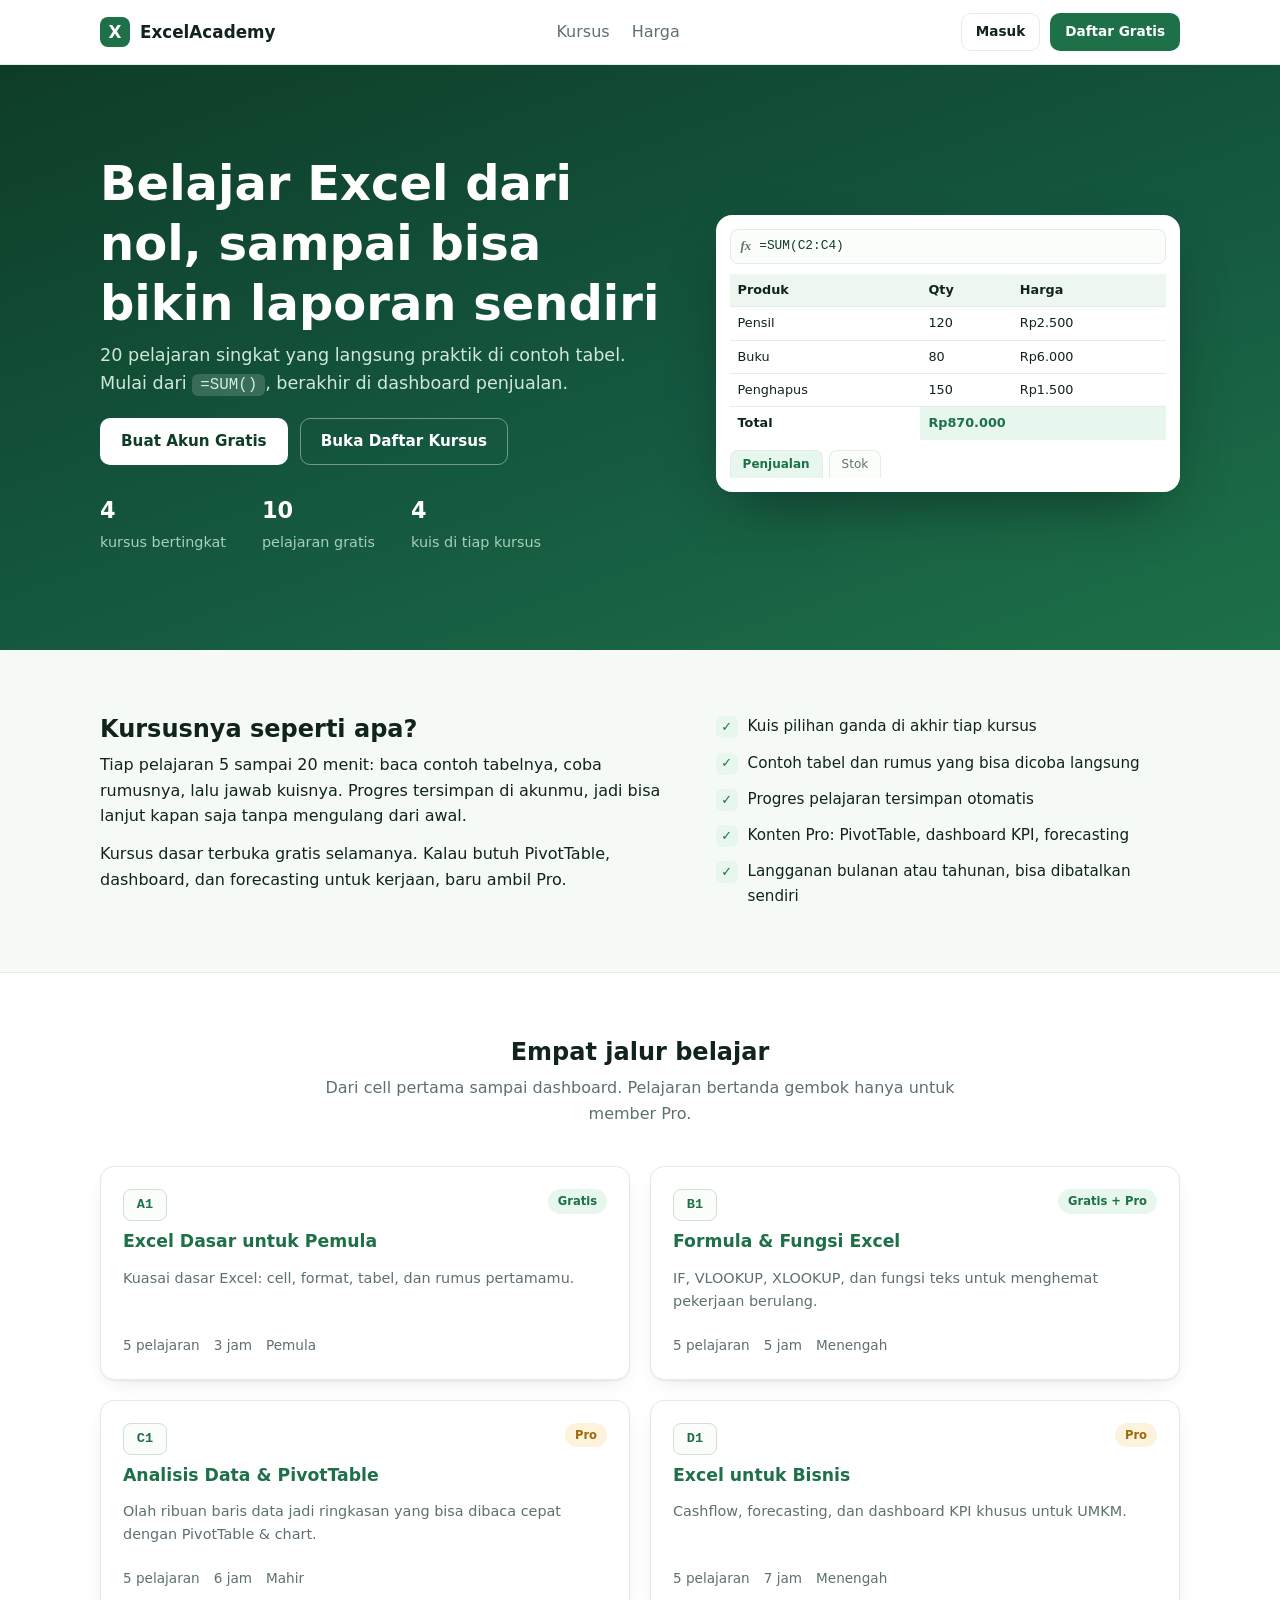
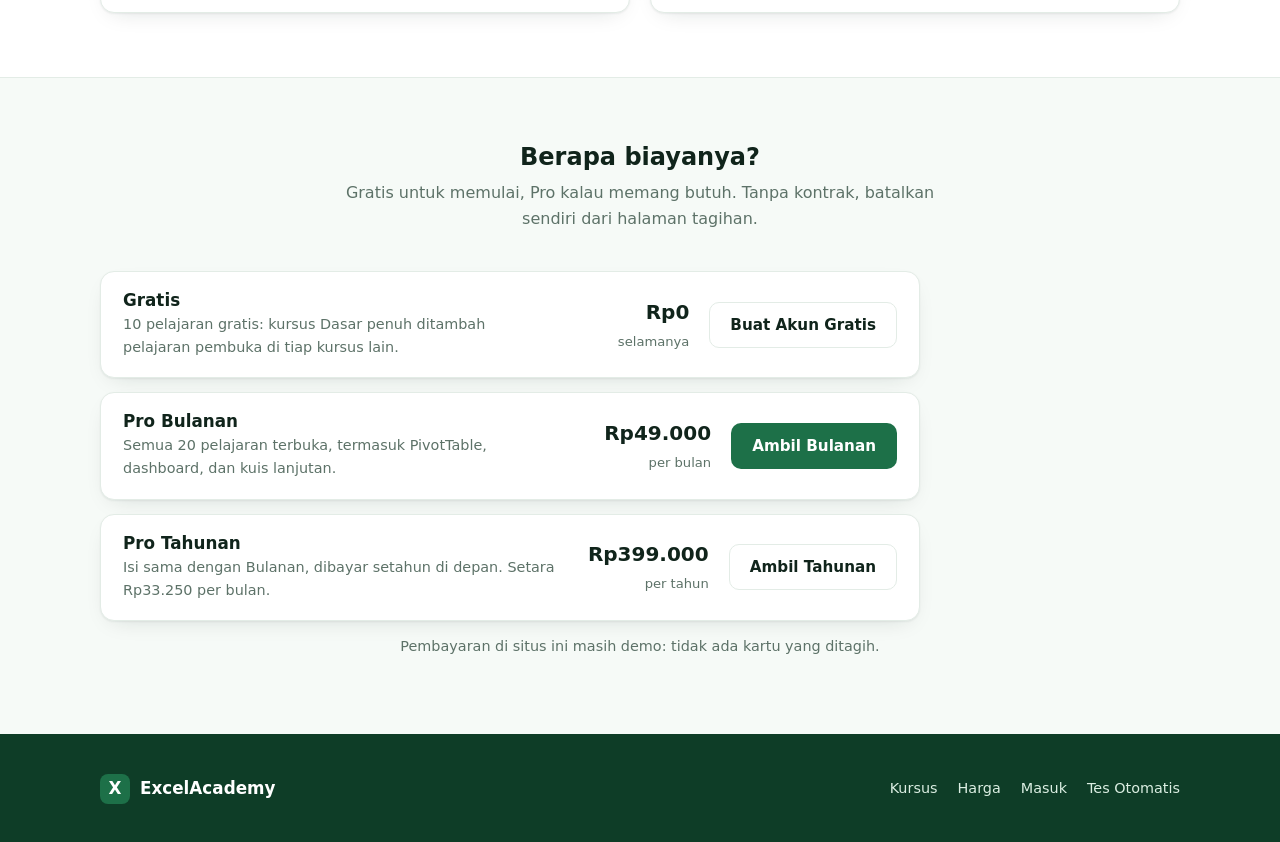
<file: index.html>
<!DOCTYPE html>
<html lang="id">
<head>
<meta charset="UTF-8">
<meta name="viewport" content="width=device-width, initial-scale=1.0">
<title>ExcelAcademy · Belajar Excel dari Nol</title>
<link rel="stylesheet" href="css/style.css">
</head>
<body>

<header class="nav" id="nav"></header>

<section class="hero">
  <div class="container hero-grid">
    <div>
      <h1>Belajar Excel dari nol, sampai bisa bikin laporan sendiri</h1>
      <p class="lead">20 pelajaran singkat yang langsung praktik di contoh tabel. Mulai dari <code class="hero-code">=SUM()</code>, berakhir di dashboard penjualan.</p>
      <div style="display:flex;gap:12px;flex-wrap:wrap;margin-top:20px">
        <a class="btn btn-light" href="login.html?tab=daftar">Buat Akun Gratis</a>
        <a class="btn btn-ghost" style="color:#fff;border-color:rgba(255,255,255,.4)" href="courses.html">Buka Daftar Kursus</a>
      </div>
      <div class="stats">
        <div><b>4</b><span>kursus bertingkat</span></div>
        <div><b>10</b><span>pelajaran gratis</span></div>
        <div><b>4</b><span>kuis di tiap kursus</span></div>
      </div>
    </div>
    <div class="mockup">
      <div class="fx-bar"><span class="fx">fx</span><span class="formula">=SUM(C2:C4)</span></div>
      <table class="mock">
        <tr><th>Produk</th><th>Qty</th><th>Harga</th></tr>
        <tr><td>Pensil</td><td>120</td><td>Rp2.500</td></tr>
        <tr><td>Buku</td><td>80</td><td>Rp6.000</td></tr>
        <tr><td>Penghapus</td><td>150</td><td>Rp1.500</td></tr>
        <tr><td><b>Total</b></td><td colspan="2" class="hl">Rp870.000</td></tr>
      </table>
      <div class="sheet-tabs"><span class="on">Penjualan</span><span>Stok</span></div>
    </div>
  </div>
</section>

<section>
  <div class="container split">
    <div>
      <h2>Kursusnya seperti apa?</h2>
      <p>Tiap pelajaran 5 sampai 20 menit: baca contoh tabelnya, coba rumusnya, lalu jawab kuisnya. Progres tersimpan di akunmu, jadi bisa lanjut kapan saja tanpa mengulang dari awal.</p>
      <p>Kursus dasar terbuka gratis selamanya. Kalau butuh PivotTable, dashboard, dan forecasting untuk kerjaan, baru ambil Pro.</p>
    </div>
    <ul class="checklist">
      <li>Kuis pilihan ganda di akhir tiap kursus</li>
      <li>Contoh tabel dan rumus yang bisa dicoba langsung</li>
      <li>Progres pelajaran tersimpan otomatis</li>
      <li>Konten Pro: PivotTable, dashboard KPI, forecasting</li>
      <li>Langganan bulanan atau tahunan, bisa dibatalkan sendiri</li>
    </ul>
  </div>
</section>

<section style="background:#fff;border-top:1px solid var(--line);border-bottom:1px solid var(--line)">
  <div class="container">
    <div class="section-head">
      <h2>Empat jalur belajar</h2>
      <p>Dari cell pertama sampai dashboard. Pelajaran bertanda gembok hanya untuk member Pro.</p>
    </div>
    <div class="grid grid-2" id="courseGrid"></div>
  </div>
</section>

<section id="harga">
  <div class="container">
    <div class="section-head">
      <h2>Berapa biayanya?</h2>
      <p>Gratis untuk memulai, Pro kalau memang butuh. Tanpa kontrak, batalkan sendiri dari halaman tagihan.</p>
    </div>
    <div class="plans">
      <div class="planrow">
        <div class="planrow-info"><h3>Gratis</h3><p>10 pelajaran gratis: kursus Dasar penuh ditambah pelajaran pembuka di tiap kursus lain.</p></div>
        <div class="planrow-price"><b>Rp0</b><span>selamanya</span></div>
        <a class="btn btn-ghost" href="login.html?tab=daftar" data-plan>Buat Akun Gratis</a>
      </div>
      <div class="planrow">
        <div class="planrow-info"><h3>Pro Bulanan</h3><p>Semua 20 pelajaran terbuka, termasuk PivotTable, dashboard, dan kuis lanjutan.</p></div>
        <div class="planrow-price"><b>Rp49.000</b><span>per bulan</span></div>
        <a class="btn btn-primary" href="login.html?tab=daftar" data-plan>Ambil Bulanan</a>
      </div>
      <div class="planrow">
        <div class="planrow-info"><h3>Pro Tahunan</h3><p>Isi sama dengan Bulanan, dibayar setahun di depan. Setara Rp33.250 per bulan.</p></div>
        <div class="planrow-price"><b>Rp399.000</b><span>per tahun</span></div>
        <a class="btn btn-ghost" href="login.html?tab=daftar" data-plan>Ambil Tahunan</a>
      </div>
    </div>
    <p class="muted center" style="margin-top:14px;font-size:.9rem">Pembayaran di situs ini masih demo: tidak ada kartu yang ditagih.</p>
  </div>
</section>

<footer class="footer">
  <div class="container footer-row">
    <div class="brand"><span class="brand-ico">X</span> ExcelAcademy</div>
    <nav class="footer-nav"><a href="courses.html">Kursus</a><a href="index.html#harga">Harga</a><a href="login.html">Masuk</a><a href="tests.html">Tes Otomatis</a></nav>
  </div>
</footer>

<script src="js/data.js"></script>
<script src="js/app.js"></script>
<script>
  const u = currentUser();
  document.getElementById('courseGrid').innerHTML = COURSES.slice(0, 4).map((c, i) => `
    <a class="card course-card" href="courses.html">
      <div style="display:flex;justify-content:space-between;align-items:flex-start">
        <span class="celltag">${String.fromCharCode(65 + i)}1</span>
        <span class="badge ${c.tag === 'Pro' ? 'badge-amber' : 'badge-green'}">${c.tag}</span>
      </div>
      <h3>${esc(c.title)}</h3>
      <p>${esc(c.desc)}</p>
      <div class="course-meta"><span>${c.lessons.length} pelajaran</span><span>${c.hours} jam</span><span>${c.level}</span></div>
    </a>`).join('');
  // sudah login → tombol harga menuju billing
  if (u) document.querySelectorAll('[data-plan]').forEach(a => a.href = 'billing.html');
</script>
</body>
</html>
</file>
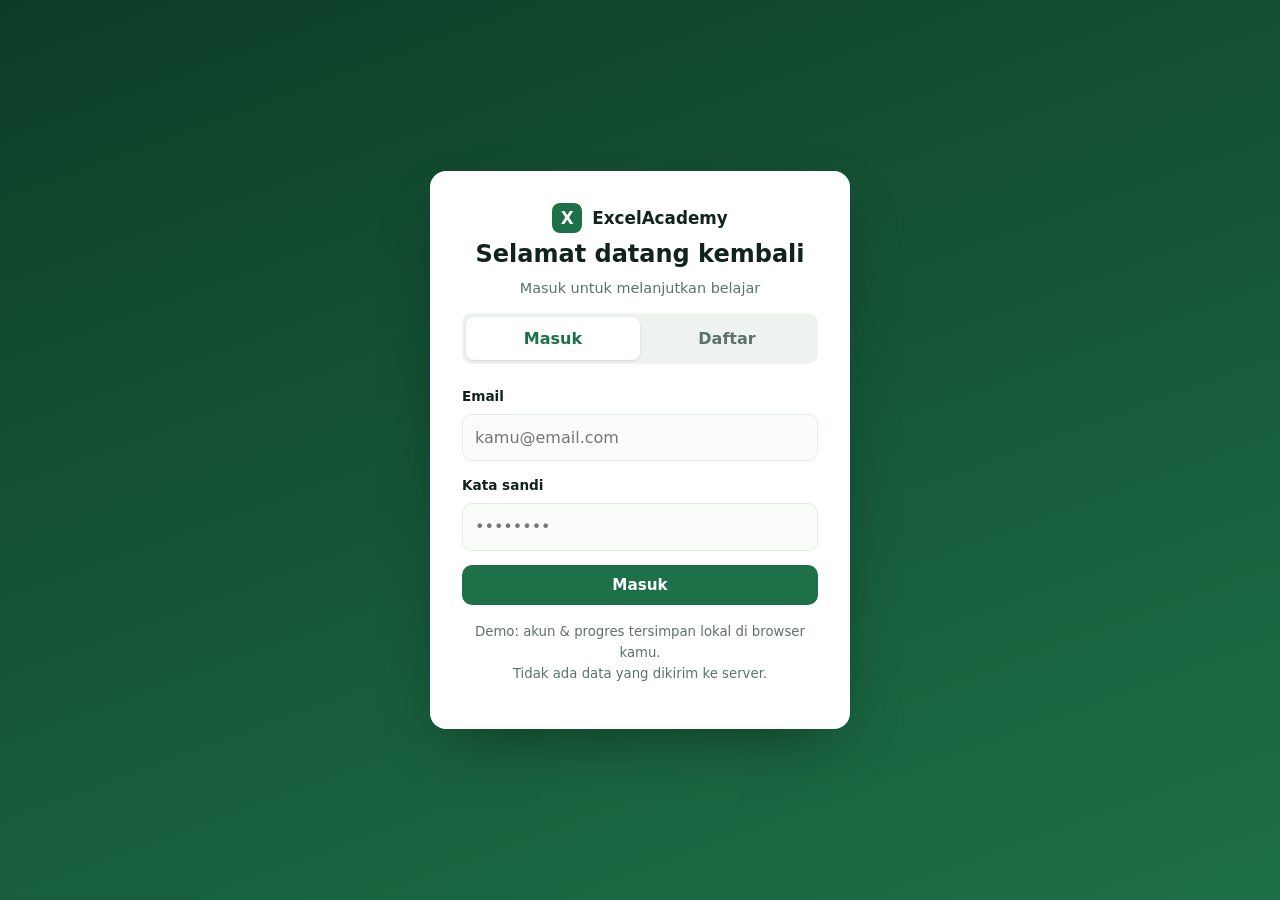
<file: billing.html>
<!DOCTYPE html>
<html lang="id">
<head>
<meta charset="UTF-8">
<meta name="viewport" content="width=device-width, initial-scale=1.0">
<title>Tagihan &amp; Paket · ExcelAcademy</title>
<link rel="stylesheet" href="css/style.css">
</head>
<body>
<div class="app">
  <aside class="side" id="side"></aside>
  <main class="main">
    <div class="page-title"><h1>Tagihan &amp; Paket</h1></div>

    <div class="card" id="current" style="margin-bottom:28px"></div>

    <h2>Ganti Paket</h2>
    <div class="plans" id="plans"></div>
  </main>
</div>

<!-- modal pembayaran -->
<div class="modal" id="payModal">
  <div class="modal-card">
    <h3>Bayar <span id="payPlanName"></span></h3>
    <p class="muted" id="payPlanPrice" style="margin-top:-6px"></p>
    <div class="form-err" id="payErr"></div>
    <form id="payForm" novalidate>
      <div class="field"><label for="ccName">Nama di kartu</label><input id="ccName" placeholder="BUDI SANTOSO" required></div>
      <div class="field"><label for="ccNum">Nomor kartu</label><input id="ccNum" inputmode="numeric" placeholder="4242 4242 4242 4242" maxlength="19" required></div>
      <div style="display:grid;grid-template-columns:1fr 1fr;gap:12px">
        <div class="field"><label for="ccExp">Berlaku (MM/YY)</label><input id="ccExp" placeholder="12/28" maxlength="5" required></div>
        <div class="field"><label for="ccCvv">CVV</label><input id="ccCvv" inputmode="numeric" placeholder="123" maxlength="4" required></div>
      </div>
      <div style="display:flex;gap:10px;margin-top:6px">
        <button type="button" class="btn btn-ghost" id="payCancel">Batal</button>
        <button type="submit" class="btn btn-primary btn-block">Bayar Sekarang</button>
      </div>
    </form>
    <p class="auth-note">Demo: tidak ada pemrosesan pembayaran sungguhan.</p>
  </div>
</div>

<script src="js/data.js"></script>
<script src="js/app.js"></script>
<script>
(function(){
  if (!requireAuth()) return;
  renderSide('billing');

  let pendingPlan = null;

  function render(){
    const u = currentUser();
    renderSide('billing'); // planbox dirender ulang agar status selalu terbaru

    document.getElementById('current').innerHTML = `
      <div style="display:flex;justify-content:space-between;align-items:center;gap:16px;flex-wrap:wrap">
        <div>
          <b style="font-size:1.1rem">Paket saat ini: ${esc(planName(u))}</b>
          <div class="muted" style="font-size:.9rem">
            ${isPro(u) ? 'Aktif · berlaku hingga ' + fmtDate(u.planEx) : 'Akses kursus dasar. Upgrade untuk membuka semua ' + COURSES.reduce((a, c) => a + c.lessons.filter(l => l.pro).length, 0) + ' pelajaran Pro.'}
          </div>
        </div>
        ${isPro(u) ? '<button class="btn btn-danger btn-sm" id="cancelBtn">Batalkan Langganan</button>' : ''}
      </div>`;

    document.getElementById('plans').innerHTML = Object.values(Plans).map(p => {
      const active = (p.id === 'free') ? !isPro(u) : (isPro(u) && u.plan === p.id);
      const proCount = COURSES.reduce((a, c) => a + c.lessons.filter(l => l.pro).length, 0);
      return `
      <div class="planrow">
        <div class="planrow-info">
          <h3>${p.name}</h3>
          <p>${p.id === 'free'
            ? 'Kursus Dasar penuh ditambah pelajaran pembuka di tiap kursus lain.'
            : 'Semua 20 pelajaran terbuka, termasuk ' + proCount + ' pelajaran Pro.'}</p>
        </div>
        <div class="planrow-price"><b>${fmtIDR(p.price)}</b><span>${p.per}</span></div>
        ${p.id === 'free'
          ? `<button class="btn btn-ghost" disabled>${active ? 'Paket Saat Ini' : 'Default'}</button>`
          : `<button class="btn ${active ? 'btn-ghost' : 'btn-primary'}" data-buy="${p.id}" ${active ? 'disabled' : ''}>${active ? 'Aktif' : 'Bayar ' + fmtIDR(p.price)}</button>`}
      </div>`;
    }).join('');

    document.querySelectorAll('[data-buy]').forEach(b => b.onclick = () => openPay(b.dataset.buy));
    const cb = document.getElementById('cancelBtn');
    if (cb) cb.onclick = () => {
      if (confirm('Yakin batalkan langganan Pro?')) { cancelSub(); toast('Langganan dibatalkan. Kembali ke paket Gratis.'); render(); }
    };
  }

  const modal = document.getElementById('payModal');
  function openPay(planId){
    pendingPlan = planId;
    document.getElementById('payPlanName').textContent = Plans[planId].name;
    document.getElementById('payPlanPrice').textContent = fmtIDR(Plans[planId].price) + ' ' + Plans[planId].per;
    document.getElementById('payErr').classList.remove('show');
    document.getElementById('payForm').reset();
    modal.classList.add('show');
  }
  document.getElementById('payCancel').onclick = () => modal.classList.remove('show');
  modal.onclick = e => { if (e.target === modal) modal.classList.remove('show'); };

  document.getElementById('ccNum').addEventListener('input', e => {
    e.target.value = e.target.value.replace(/\D/g, '').slice(0, 16).replace(/(\d{4})(?=\d)/g, '$1 ');
  });

  document.getElementById('payForm').onsubmit = e => {
    e.preventDefault();
    const err = document.getElementById('payErr');
    const num = document.getElementById('ccNum').value.replace(/\s/g, '');
    const exp = document.getElementById('ccExp').value;
    const cvv = document.getElementById('ccCvv').value;
    const name = document.getElementById('ccName').value.trim();
    if (name.length < 2) return fail('Nama di kartu tidak valid.');
    if (!/^\d{16}$/.test(num)) return fail('Nomor kartu harus 16 digit.');
    if (!/^(0[1-9]|1[0-2])\/\d{2}$/.test(exp)) return fail('Format tanggal: MM/YY.');
    if (!/^\d{3,4}$/.test(cvv)) return fail('CVV harus 3–4 digit.');
    subscribe(pendingPlan);
    modal.classList.remove('show');
    toast('Pembayaran diterima. Semua pelajaran Pro sekarang terbuka.');
    render();

    function fail(msg){ err.textContent = msg; err.classList.add('show'); }
  };

  render();
})();
</script>
</body>
</html>
</file>
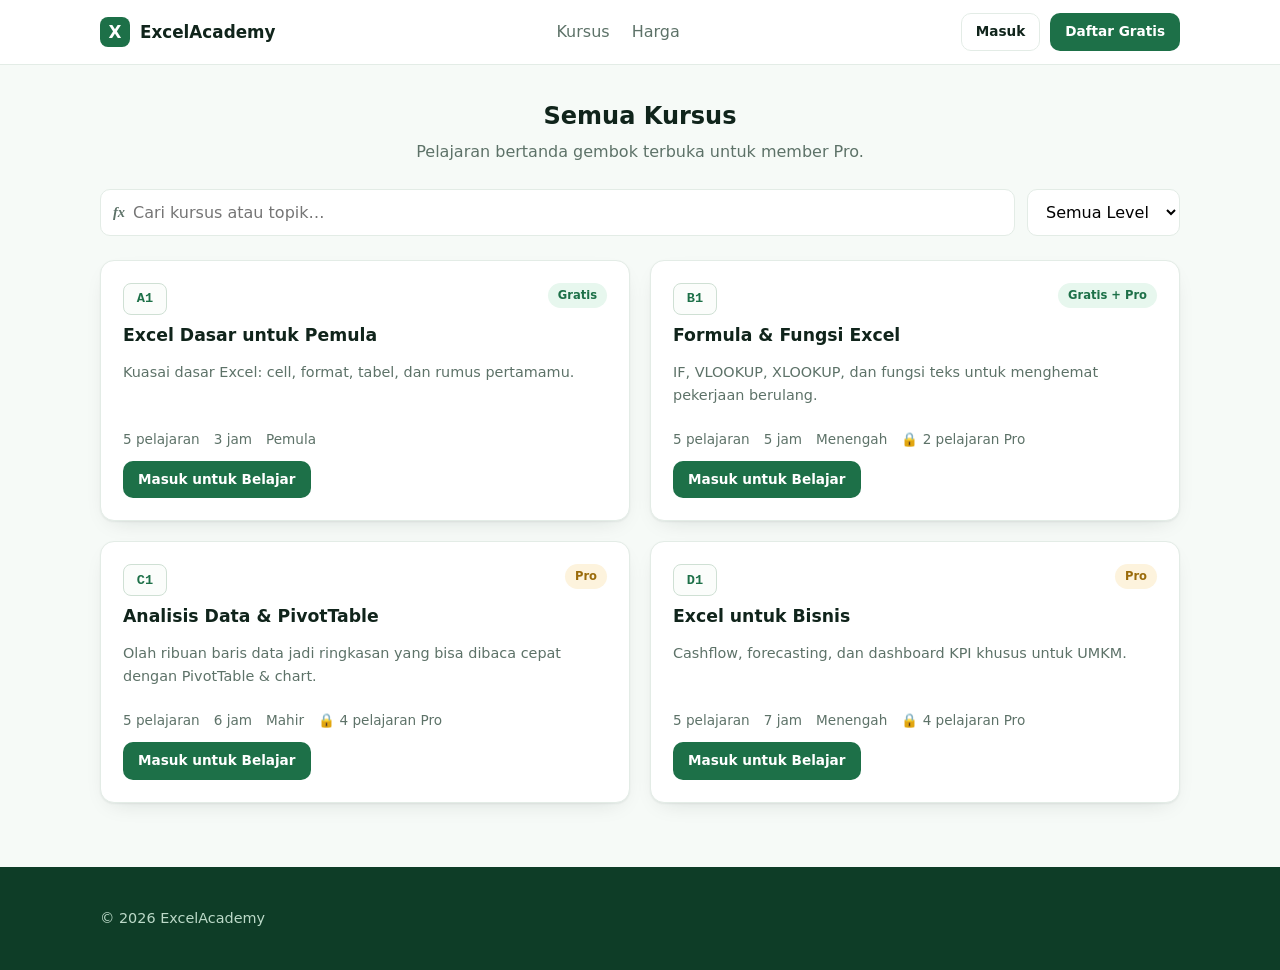
<file: courses.html>
<!DOCTYPE html>
<html lang="id">
<head>
<meta charset="UTF-8">
<meta name="viewport" content="width=device-width, initial-scale=1.0">
<title>Kursus · ExcelAcademy</title>
<link rel="stylesheet" href="css/style.css">
</head>
<body>
<header class="nav" id="nav"></header>

<div class="container" style="padding-top:36px;padding-bottom:64px">
  <div class="section-head" style="margin-bottom:24px">
    <h2>Semua Kursus</h2>
    <p>Pelajaran bertanda gembok terbuka untuk member Pro.</p>
  </div>

  <div style="display:flex;gap:12px;flex-wrap:wrap;margin-bottom:24px">
    <label class="fx-input"><span class="fx">fx</span><input id="q" type="search" placeholder="Cari kursus atau topik…"></label>
    <select id="level" style="padding:10px 14px;border:1px solid var(--line);border-radius:10px;font:inherit;background:#fff">
      <option value="">Semua Level</option>
      <option>Pemula</option>
      <option>Menengah</option>
      <option>Mahir</option>
    </select>
  </div>

  <div class="grid grid-2" id="grid"></div>
  <p id="empty" class="center muted" style="display:none">Tidak ada kursus yang cocok dengan pencarian.</p>
</div>

<footer class="footer"><div class="container">© 2026 ExcelAcademy</div></footer>

<script src="js/data.js"></script>
<script src="js/app.js"></script>
<script>
(function(){
  const u = currentUser();
  const q = document.getElementById('q'), lv = document.getElementById('level');

  function render(){
    const term = q.value.trim().toLowerCase(), level = lv.value;
    const list = COURSES.filter(c =>
      (!level || c.level === level) &&
      (!term || (c.title + ' ' + c.desc + ' ' + c.level).toLowerCase().includes(term))
    );
    document.getElementById('empty').style.display = list.length ? 'none' : 'block';
    document.getElementById('grid').innerHTML = list.map(c => {
      const p = courseProgress(c, u);
      const lockedLeft = c.lessons.filter(l => l.pro && !isPro(u)).length;
      const cell = String.fromCharCode(65 + COURSES.indexOf(c)) + '1';
      return `
      <div class="card course-card">
        <div style="display:flex;justify-content:space-between;align-items:flex-start">
          <span class="celltag">${cell}</span>
          <span class="badge ${c.tag === 'Pro' ? 'badge-amber' : 'badge-green'}">${c.tag}</span>
        </div>
        <h3>${esc(c.title)}</h3>
        <p>${esc(c.desc)}</p>
        <div class="course-meta">
          <span>${c.lessons.length} pelajaran</span><span>${c.hours} jam</span><span>${c.level}</span>
          ${lockedLeft ? `<span>🔒 ${lockedLeft} pelajaran Pro</span>` : ''}
        </div>
        ${u ? `<div class="progress"><i style="width:${p.pct}%"></i></div>
        <small class="muted">${p.pct === 100 ? 'Selesai ✓' : p.done + '/' + p.total + ' pelajaran (' + p.pct + '%)'}</small>` : ''}
        <a class="btn btn-primary btn-sm" href="${u ? lessonUrl(c.id, nextLesson(c, u).id) : 'login.html?next=courses.html'}" style="align-self:flex-start">
          ${!u ? 'Masuk untuk Belajar' : p.pct > 0 ? 'Lanjutkan' : 'Mulai Kursus Ini'}
        </a>
      </div>`;
    }).join('');
  }
  q.oninput = render; lv.onchange = render;
  render();
})();
</script>
</body>
</html>
</file>
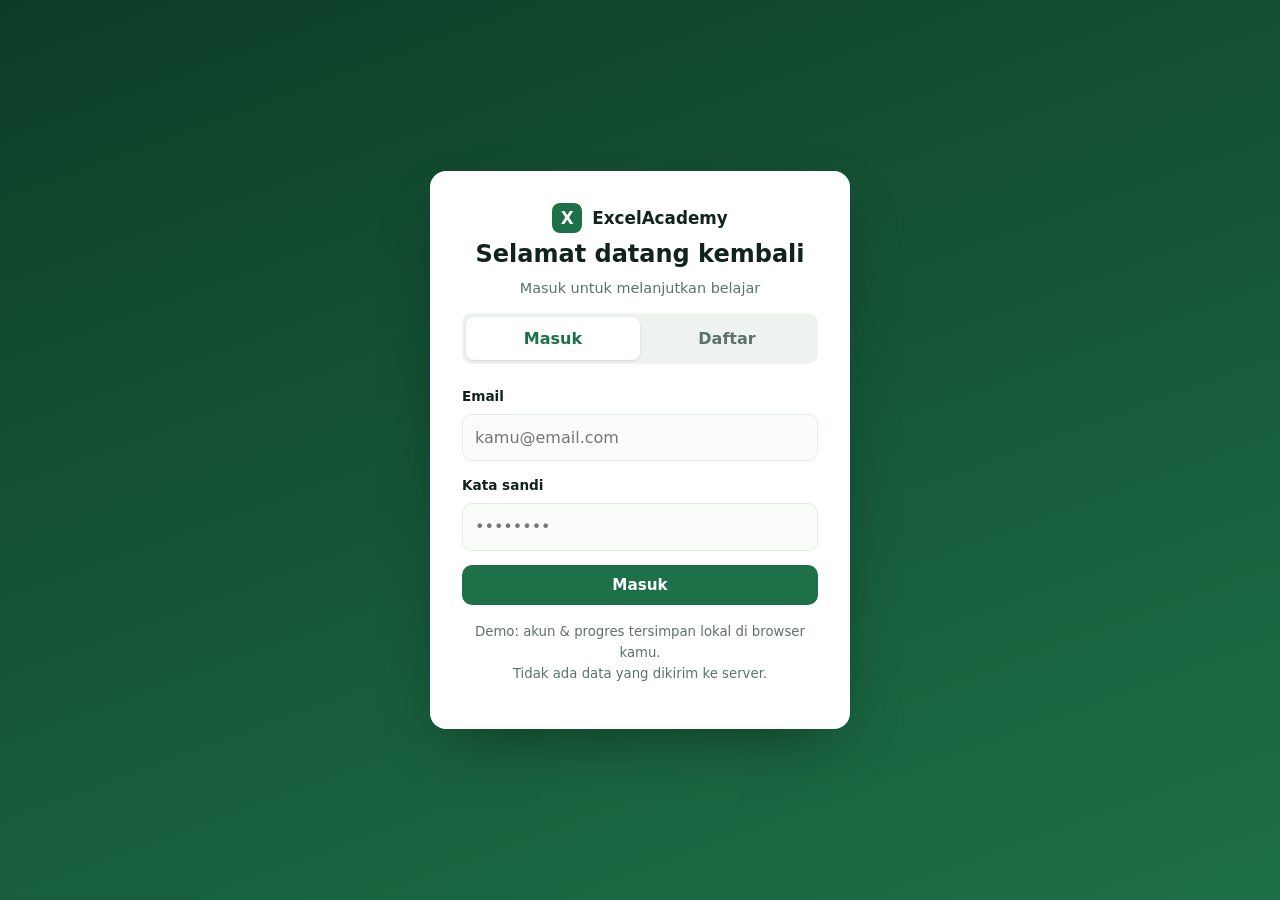
<file: dashboard.html>
<!DOCTYPE html>
<html lang="id">
<head>
<meta charset="UTF-8">
<meta name="viewport" content="width=device-width, initial-scale=1.0">
<title>Dashboard · ExcelAcademy</title>
<link rel="stylesheet" href="css/style.css">
</head>
<body>
<div class="app">
  <aside class="side" id="side"></aside>
  <main class="main">
    <div class="page-title">
      <div>
        <h1 id="greet">Halo</h1>
        <span class="muted" id="sub"></span>
      </div>
      <a class="btn btn-primary" href="courses.html">Buka Katalog Kursus</a>
    </div>

    <div class="grid grid-4" id="stats"></div>

    <h2 style="margin-top:36px">Lanjutkan Belajar</h2>
    <div id="continue"></div>

    <h2 style="margin-top:36px">Kursus Saya</h2>
    <div class="grid grid-2" id="myCourses"></div>
  </main>
</div>

<script src="js/data.js"></script>
<script src="js/app.js"></script>
<script>
if (requireAuth()) {
  renderSide('dashboard');
  const u = currentUser();

  document.getElementById('greet').textContent = 'Halo, ' + u.name.split(' ')[0];
  document.getElementById('sub').textContent = 'Member sejak ' + fmtDate(u.joined) + ' · Paket ' + planName(u);

  const started = COURSES.map(c => ({ c, p: courseProgress(c, u) }));
  document.getElementById('stats').innerHTML = `
    <div class="card stat"><b>${started.filter(s => s.p.done > 0).length}</b><span>Kursus dimulai</span></div>
    <div class="card stat"><b>${totalDone(u)}</b><span>Pelajaran selesai</span></div>
    <div class="card stat"><b>${Math.round(started.reduce((a, s) => a + s.p.pct, 0) / started.length)}%</b><span>Rata-rata progres</span></div>
    <div class="card stat"><b>${isPro(u) ? 'Pro' : 'Gratis'}</b><span>Paket aktif</span></div>`;

  // kursus yang belum selesai tapi sudah dimulai → prioritas; kalau nggak ada, kursus pertama
  const cont = started.find(s => s.p.pct > 0 && s.p.pct < 100) || started.find(s => s.p.pct === 0);
  const cell = c => String.fromCharCode(65 + COURSES.indexOf(c)) + '1';
  document.getElementById('continue').innerHTML = cont ? `
    <div class="card course-card" style="margin-top:12px">
      <div style="display:flex;justify-content:space-between;gap:14px;align-items:center;flex-wrap:wrap">
        <div style="display:flex;gap:14px;align-items:center">
          <span class="celltag">${cell(cont.c)}</span>
          <div>
            <b>${esc(cont.c.title)}</b>
            <div class="course-meta"><span>${cont.p.done}/${cont.p.total} pelajaran</span></div>
          </div>
        </div>
        <a class="btn btn-primary" href="${lessonUrl(cont.c.id, nextLesson(cont.c, u).id)}">Lanjutkan</a>
      </div>
      <div class="progress"><i style="width:${cont.p.pct}%"></i></div>
    </div>` : '<p class="muted" style="margin-top:12px">Semua kursus sudah selesai. Coba terapkan di kerjaanmu.</p>';

  document.getElementById('myCourses').innerHTML = started.map(({ c, p }) => `
    <div class="card course-card">
      <div style="display:flex;justify-content:space-between;align-items:flex-start">
        <span class="celltag">${cell(c)}</span>
        <span class="badge ${p.pct === 100 ? 'badge-green' : p.pct > 0 ? 'badge-amber' : 'badge-gray'}">
          ${p.pct === 100 ? 'Selesai ✓' : p.pct > 0 ? p.pct + '%' : 'Belum mulai'}
        </span>
      </div>
      <h3>${esc(c.title)}</h3>
      <div class="course-meta"><span>${c.lessons.length} pelajaran</span><span>${c.hours} jam</span></div>
      <div class="progress"><i style="width:${p.pct}%"></i></div>
      <a class="btn ${p.pct > 0 ? 'btn-ghost' : 'btn-primary'} btn-sm" href="${lessonUrl(c.id, nextLesson(c, u).id)}" style="align-self:flex-start">
        ${p.pct === 100 ? 'Ulangi' : p.pct > 0 ? 'Lanjutkan' : 'Mulai'}
      </a>
    </div>`).join('');
}
</script>
</body>
</html>
</file>
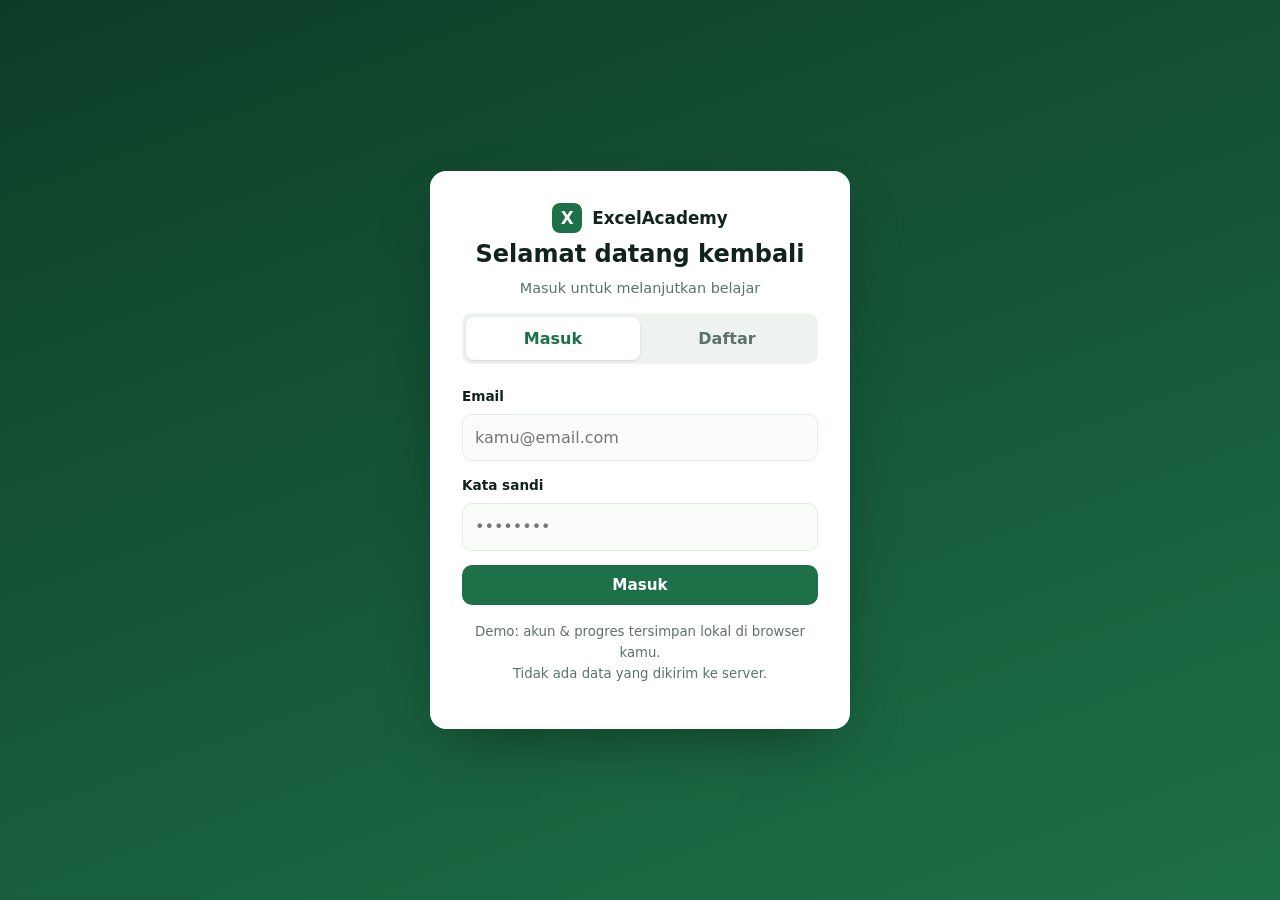
<file: lesson.html>
<!DOCTYPE html>
<html lang="id">
<head>
<meta charset="UTF-8">
<meta name="viewport" content="width=device-width, initial-scale=1.0">
<title>Pelajaran · ExcelAcademy</title>
<link rel="stylesheet" href="css/style.css">
</head>
<body>
<div class="app">
  <aside class="side" id="side"></aside>
  <main class="main">
    <div id="content"></div>
  </main>
</div>

<script src="js/data.js"></script>
<script src="js/app.js"></script>
<script>
(function(){
  if (!requireAuth()) return;
  renderSide('courses');

  const qs = new URLSearchParams(location.search);
  const course = findCourse(qs.get('course'));
  const lesson = findLesson(course, qs.get('lesson'));
  if (!course || !lesson) { location.href = 'courses.html'; return; }

  const u = currentUser();
  const locked = !!lesson.pro && !isPro(u);
  const doneAlready = lessonDone(u, lesson.id);
  const idx = course.lessons.indexOf(lesson);
  const prev = course.lessons[idx - 1], next = course.lessons[idx + 1];

  /* ----- sidebar daftar pelajaran ----- */
  function renderList(user){
    document.getElementById('llist').innerHTML = course.lessons.map((l, i) => `
      <a class="ll ${l.id === lesson.id ? 'active' : ''}" href="${lessonUrl(course.id, l.id)}">
        <span>${lessonDone(user, l.id) ? '✓ ' : (i + 1) + '. '}${esc(l.title)}</span>
        ${l.pro && !isPro(user) ? '<span class="lock">🔒</span>' : lessonDone(user, l.id) ? '<span class="done">✓</span>' : ''}
      </a>`).join('');
  }

  /* ----- konten utama ----- */
  let bodyHtml;
  if (lesson.type === 'video') {
    bodyHtml = `
      <div class="player">
        <button class="play-btn" onclick="toast('Video pembelajaran akan tayang di sini (demo).')">▶</button>
        <b>${esc(lesson.title)}</b>
        <span style="opacity:.85;font-size:.9rem">${lesson.dur} · 1080p · Subtitle ID</span>
      </div>`;
  } else if (lesson.type === 'kuis') {
    bodyHtml = `
      <div class="prose">
        <h3>${esc(lesson.title)}</h3>
        <p><b>${esc(lesson.quiz.q)}</b></p>
        <div class="quiz" id="quiz">
          ${lesson.quiz.options.map((o, i) => `<button type="button" data-i="${i}">${'ABCD'[i]}. ${esc(o)}</button>`).join('')}
        </div>
        <p class="muted" id="quizMsg" style="min-height:1.4em;margin:0">Pilih satu jawaban untuk melanjutkan.</p>
      </div>`;
  } else {
    bodyHtml = `<div class="prose">${lesson.content}</div>`;
  }

  document.getElementById('content').innerHTML = `
    <div class="crumb"><a href="courses.html">Kursus</a> › ${esc(course.title)}</div>
    <div class="lesson-wrap">
      <div class="lesson-list">
        <div class="ll-head"><span class="celltag">${String.fromCharCode(65 + COURSES.indexOf(course))}1</span> ${esc(course.title)}</div>
        <div id="llist"></div>
      </div>
      <div>
        <div class="page-title" style="margin-bottom:14px">
          <div>
            <h1 style="font-size:1.3rem">${esc(lesson.title)}</h1>
            <span class="muted" style="font-size:.88rem">${typeLabel[lesson.type]} · ${lesson.dur}${lesson.pro ? ' · <span class="badge badge-amber">Pro</span>' : ''}</span>
          </div>
        </div>
        <div class="${locked ? 'locked' : ''}">
          ${bodyHtml}
          ${locked ? `<div class="lock-over">
            <div style="font-size:2.4rem">🔒</div>
            <b>Konten khusus member Pro</b>
            <p class="muted" style="max-width:340px">Buka pelajaran ini dan ${COURSES.reduce((a, c) => a + c.lessons.filter(l => l.pro).length, 0)} pelajaran Pro lainnya mulai Rp49.000/bulan.</p>
            <a class="btn btn-primary" href="billing.html">Buka dengan Pro</a>
          </div>` : ''}
        </div>
        <div class="lesson-nav">
          ${prev ? `<a class="btn btn-ghost" href="${lessonUrl(course.id, prev.id)}">Sebelumnya</a>` : '<span></span>'}
          <button class="btn btn-primary" id="doneBtn" ${locked || (lesson.type === 'kuis' && !doneAlready) || doneAlready ? 'disabled' : ''}>
            ${doneAlready ? '✓ Selesai' : 'Tandai Selesai'}
          </button>
          ${next ? `<a class="btn btn-ghost" href="${lessonUrl(course.id, next.id)}">Berikutnya</a>`
                 : `<a class="btn btn-ghost" href="dashboard.html">Kembali ke Dashboard</a>`}
        </div>
      </div>
    </div>`;
  renderList(u);

  /* ----- interaksi kuis ----- */
  if (lesson.type === 'kuis' && !locked) {
    const quizEl = document.getElementById('quiz');
    const msg = document.getElementById('quizMsg');
    if (doneAlready) {
      quizEl.dataset.solved = '1';
      msg.textContent = 'Kuis ini sudah selesai sebelumnya.';
    }
    quizEl.querySelectorAll('button').forEach(btn => btn.onclick = () => {
      if (quizEl.dataset.solved) return;
      const i = +btn.dataset.i;
      if (i === lesson.quiz.answer) {
        btn.classList.add('right');
        quizEl.dataset.solved = '1';
        msg.textContent = 'Benar. Pelajaran ditandai selesai.';
        msg.style.color = 'var(--green)';
        markDone(true);
      } else {
        btn.classList.add('wrong');
        msg.textContent = 'Belum tepat. Coba jawaban lain.';
        msg.style.color = 'var(--red)';
      }
    });
  }

  /* ----- tombol selesai ----- */
  const doneBtn = document.getElementById('doneBtn');
  doneBtn.onclick = () => markDone(false);

  function markDone(auto){
    if (locked) return;
    completeLesson(lesson.id);
    doneBtn.disabled = true;
    doneBtn.textContent = '✓ Selesai';
    renderList(currentUser()); // ambil user segar: progres baru ada di localStorage
    toast(auto ? 'Jawaban benar. Pelajaran selesai.' : 'Pelajaran ditandai selesai.');
  }

})();
</script>
</body>
</html>
</file>
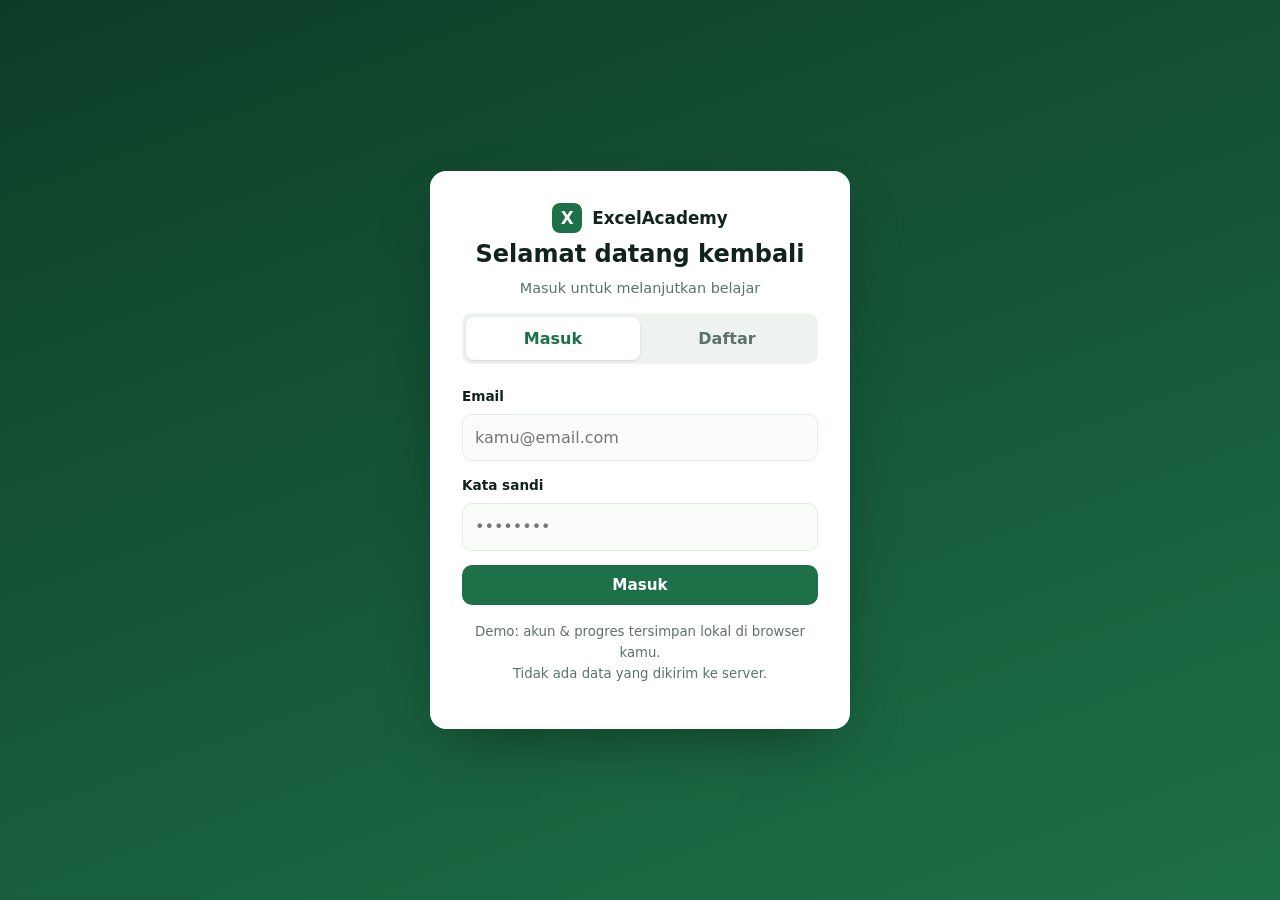
<file: login.html>
<!DOCTYPE html>
<html lang="id">
<head>
<meta charset="UTF-8">
<meta name="viewport" content="width=device-width, initial-scale=1.0">
<title>Masuk / Daftar · ExcelAcademy</title>
<link rel="stylesheet" href="css/style.css">
</head>
<body>
<div class="auth-wrap">
  <div class="auth-card">
    <a class="brand" href="index.html" style="justify-content:center;margin-bottom:6px"><span class="brand-ico">X</span> ExcelAcademy</a>
    <h2 class="center" id="formTitle">Selamat datang kembali</h2>
    <p class="center muted" style="font-size:.9rem" id="formSub">Masuk untuk melanjutkan belajar</p>

    <div class="tabs">
      <button type="button" id="tabLogin">Masuk</button>
      <button type="button" id="tabReg">Daftar</button>
    </div>

    <!-- MASUK -->
    <form id="loginForm" novalidate>
      <div class="form-err" id="loginErr"></div>
      <div class="field"><label for="lEmail">Email</label><input id="lEmail" type="email" placeholder="kamu@email.com" required></div>
      <div class="field"><label for="lPass">Kata sandi</label><input id="lPass" type="password" placeholder="••••••••" required></div>
      <button class="btn btn-primary btn-block" type="submit">Masuk</button>
    </form>

    <!-- DAFTAR -->
    <form id="regForm" style="display:none" novalidate>
      <div class="form-err" id="regErr"></div>
      <div class="field"><label for="rName">Nama lengkap</label><input id="rName" type="text" placeholder="Budi Santoso" required></div>
      <div class="field"><label for="rEmail">Email</label><input id="rEmail" type="email" placeholder="kamu@email.com" required></div>
      <div class="field"><label for="rPass">Kata sandi</label><input id="rPass" type="password" placeholder="Minimal 6 karakter" required></div>
      <div class="field"><label for="rPass2">Ulangi kata sandi</label><input id="rPass2" type="password" placeholder="••••••••" required></div>
      <button class="btn btn-primary btn-block" type="submit">Daftar Gratis</button>
    </form>

    <p class="auth-note">Demo: akun &amp; progres tersimpan lokal di browser kamu.<br>Tidak ada data yang dikirim ke server.</p>
  </div>
</div>

<script src="js/data.js"></script>
<script src="js/app.js"></script>
<script>
(function(){
  const qs = new URLSearchParams(location.search);
  const nextRaw = qs.get('next');
  const safeNext = () => (nextRaw && /^[a-z]+\.html(\?[a-z0-9=&%._-]*)?$/i.test(nextRaw)) ? nextRaw : 'dashboard.html';

  const tLogin = document.getElementById('tabLogin'), tReg = document.getElementById('tabReg');
  const fLogin = document.getElementById('loginForm'), fReg = document.getElementById('regForm');
  const errL = document.getElementById('loginErr'), errR = document.getElementById('regErr');
  const title = document.getElementById('formTitle'), sub = document.getElementById('formSub');

  function showErr(el, msg){ el.textContent = msg; el.classList.add('show'); }
  function hideErr(el){ el.classList.remove('show'); }

  function tab(which){
    const isLogin = which === 'login';
    tLogin.classList.toggle('active', isLogin);
    tReg.classList.toggle('active', !isLogin);
    fLogin.style.display = isLogin ? '' : 'none';
    fReg.style.display = isLogin ? 'none' : '';
    title.textContent = isLogin ? 'Selamat datang kembali' : 'Buat akun gratis';
    sub.textContent = isLogin ? 'Masuk untuk melanjutkan belajar' : 'Mulai belajar Excel hari ini, gratis';
    hideErr(errL); hideErr(errR);
  }
  tLogin.onclick = () => tab('login');
  tReg.onclick = () => tab('reg');
  tab(qs.get('tab') === 'daftar' ? 'reg' : 'login');

  fLogin.onsubmit = e => {
    e.preventDefault(); hideErr(errL);
    const r = login(document.getElementById('lEmail').value, document.getElementById('lPass').value);
    if (r.ok) { toast('Berhasil masuk. Selamat belajar!'); location.href = safeNext(); }
    else showErr(errL, r.error);
  };

  fReg.onsubmit = e => {
    e.preventDefault(); hideErr(errR);
    const p1 = document.getElementById('rPass').value, p2 = document.getElementById('rPass2').value;
    if (p1 !== p2) return showErr(errR, 'Konfirmasi kata sandi tidak sama.');
    const r = register(document.getElementById('rName').value, document.getElementById('rEmail').value, p1);
    if (r.ok) { toast('Akun berhasil dibuat!'); location.href = safeNext(); }
    else showErr(errR, r.error);
  };
})();
</script>
</body>
</html>
</file>
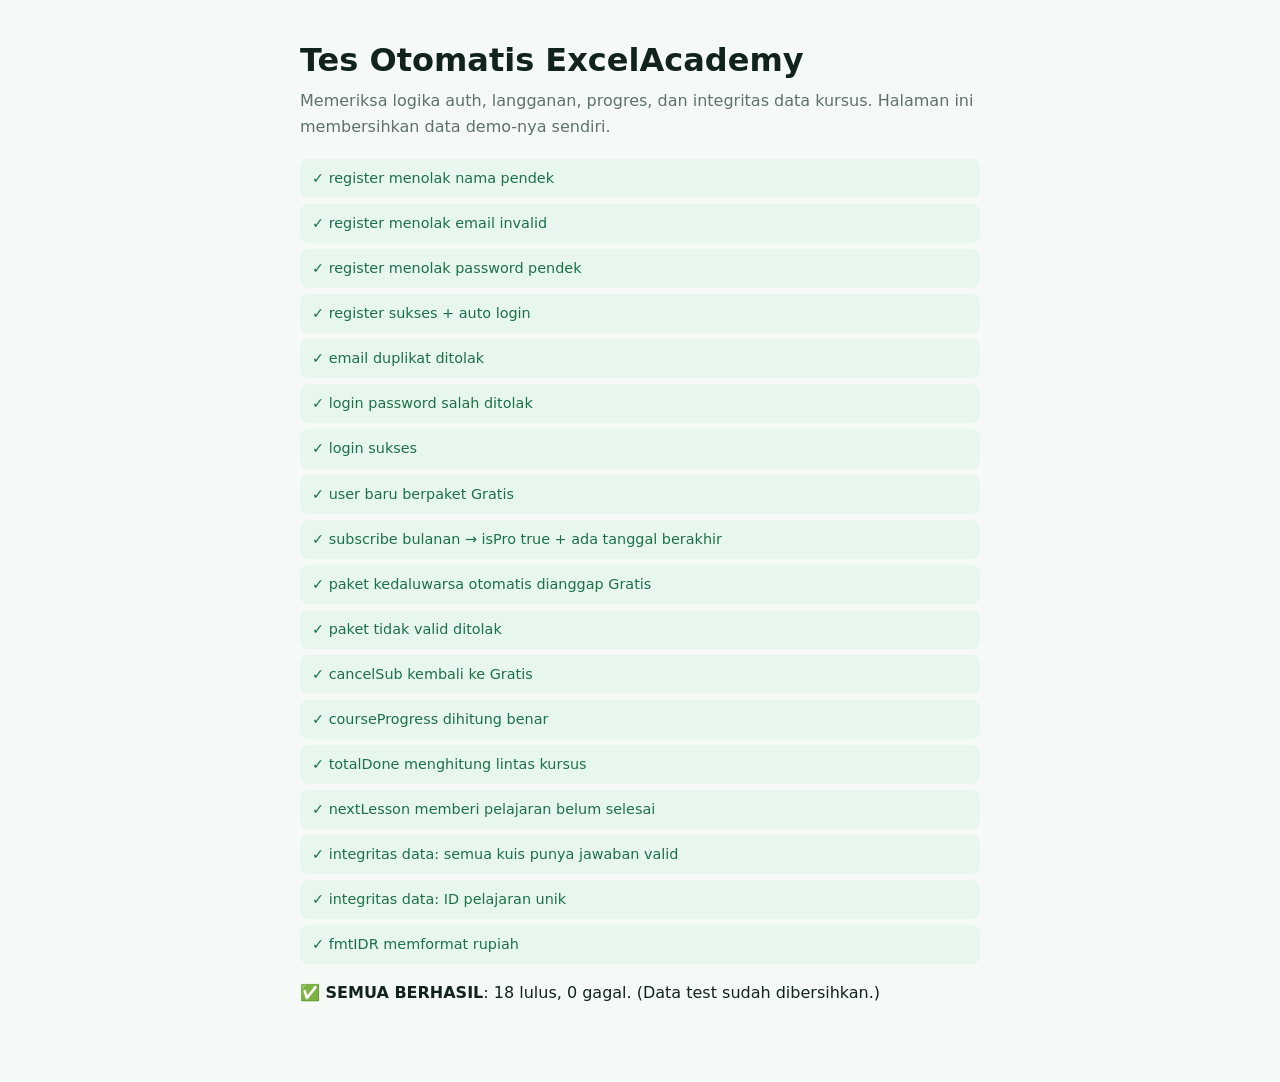
<file: tests.html>
<!DOCTYPE html>
<html lang="id">
<head>
<meta charset="UTF-8">
<meta name="viewport" content="width=device-width, initial-scale=1.0">
<title>Tes Otomatis · ExcelAcademy</title>
<link rel="stylesheet" href="css/style.css">
</head>
<body>
<div class="container" style="max-width:720px;padding-top:40px;padding-bottom:64px">
  <h1>Tes Otomatis ExcelAcademy</h1>
  <p class="muted">Memeriksa logika auth, langganan, progres, dan integritas data kursus. Halaman ini membersihkan data demo-nya sendiri.</p>
  <div id="res" style="margin-top:20px"></div>
</div>

<script src="js/data.js"></script>
<script src="js/app.js"></script>
<script>
(function(){
  const res = document.getElementById('res');
  let pass = 0, fail = 0;

  function T(name, fn){
    try { fn(); pass++; res.insertAdjacentHTML('beforeend', `<div class="t pass">✓ ${name}</div>`); }
    catch (e) { fail++; res.insertAdjacentHTML('beforeend', `<div class="t fail">✗ ${name}: ${e.message}</div>`); }
  }
  function eq(a, b, msg){
    if (a !== b) throw new Error((msg || 'nilai tidak sama') + ` (dapat: ${JSON.stringify(a)}, harap: ${JSON.stringify(b)})`);
  }

  const EMAIL = 'tester@excelacademy.test';

  // backup sesi & data user sungguhan, pulihkan setelah tes selesai
  const sessionBackup = localStorage.getItem('xl_session');
  const usersBackup = getUsers().filter(x => x.email !== EMAIL);

  // bersihkan jejak test sebelumnya
  saveUsers(usersBackup);
  localStorage.removeItem('xl_session');

  T('register menolak nama pendek', () => eq(register('A', EMAIL, 'rahasia1').ok, false));
  T('register menolak email invalid', () => eq(register('Budi Test', 'budi#test', 'rahasia1').ok, false));
  T('register menolak password pendek', () => eq(register('Budi Test', EMAIL, '123').ok, false));
  T('register sukses + auto login', () => {
    const r = register('Budi Test', EMAIL, 'rahasia1');
    eq(r.ok, true); eq(currentUser().name, 'Budi Test');
  });
  T('email duplikat ditolak', () => eq(register('Budi Lain', EMAIL, 'rahasia1').ok, false));
  T('login password salah ditolak', () => eq(login(EMAIL, 'salahpass').ok, false));
  T('login sukses', () => eq(login(EMAIL, 'rahasia1').ok, true));

  T('user baru berpaket Gratis', () => { eq(isPro(), false); eq(planName(), 'Gratis'); });
  T('subscribe bulanan → isPro true + ada tanggal berakhir', () => {
    subscribe('monthly');
    eq(isPro(), true);
    eq(currentUser().planEx > Date.now(), true);
  });
  T('paket kedaluwarsa otomatis dianggap Gratis', () => {
    const u = currentUser(); u.planEx = Date.now() - 1000; setUser(u);
    eq(isPro(), false); eq(planName(), 'Gratis');
  });
  T('paket tidak valid ditolak', () => eq(subscribe('haha').ok, false));
  T('cancelSub kembali ke Gratis', () => { subscribe('yearly'); cancelSub(); eq(isPro(), false); });

  T('courseProgress dihitung benar', () => {
    const c = COURSES[0];
    eq(courseProgress(c).pct, 0);
    completeLesson(c.lessons[0].id);
    const p = courseProgress(c);
    eq(p.done, 1);
    eq(p.pct, Math.round(1 / c.lessons.length * 100));
  });
  T('totalDone menghitung lintas kursus', () => {
    completeLesson(COURSES[1].lessons[0].id);
    eq(totalDone(), 2);
  });
  T('nextLesson memberi pelajaran belum selesai', () => {
    eq(nextLesson(COURSES[0]).id, 'c1l2');
  });

  T('integritas data: semua kuis punya jawaban valid', () => {
    COURSES.forEach(c => c.lessons.forEach(l => {
      if (l.type === 'kuis') {
        if (!l.quiz || !Array.isArray(l.quiz.options) || l.quiz.options.length < 2)
          throw new Error(l.id + ' tanpa kuis valid');
        if (!Number.isInteger(l.quiz.answer) || l.quiz.answer < 0 || l.quiz.answer >= l.quiz.options.length)
          throw new Error(l.id + ' indeks jawaban di luar rentang');
      }
    }));
  });
  T('integritas data: ID pelajaran unik', () => {
    const ids = COURSES.flatMap(c => c.lessons.map(l => l.id));
    eq(new Set(ids).size, ids.length);
  });
  T('fmtIDR memformat rupiah', () => {
    eq(fmtIDR(0), 'Gratis');
    eq(fmtIDR(49000).startsWith('Rp'), true);
  });

  // pulihkan sesi & data user sungguhan
  saveUsers(usersBackup);
  if (sessionBackup) {
    try { if (JSON.parse(sessionBackup).email !== EMAIL) localStorage.setItem('xl_session', sessionBackup); }
    catch { /* sesi rusak: biarkan kosong */ }
  }

  res.insertAdjacentHTML('beforeend',
    `<p style="margin-top:16px"><b>${fail === 0 ? '✅ SEMUA BERHASIL' : '❌ ADA KEGAGALAN'}</b>: ${pass} lulus, ${fail} gagal. (Data test sudah dibersihkan.)</p>`);
})();
</script>
</body>
</html>
</file>
<file: css/style.css>
/* ============ ExcelAcademy ============ */
:root{
  --green:#1d7048; --green-2:#25a86b; --green-dark:#0e3d27;
  --ink:#10241b; --muted:#5d7268; --bg:#f6faf7; --card:#fff; --line:#e3ece6;
  --amber:#f5a524; --red:#e5484d; --radius:14px;
  --shadow:0 1px 2px rgba(16,36,27,.06), 0 8px 24px -12px rgba(16,36,27,.18);
}
*{box-sizing:border-box}
html,body{margin:0}
body{font-family:'Segoe UI',system-ui,-apple-system,Roboto,Arial,sans-serif;color:var(--ink);background:var(--bg);line-height:1.6}
img{max-width:100%}
a{color:var(--green);text-decoration:none}
h1,h2,h3,h4{line-height:1.25;margin:0 0 .5rem}
p{margin:.25rem 0 .75rem}
.container{max-width:1120px;margin:0 auto;padding:0 20px}
section{padding:64px 0}
.section-head{text-align:center;max-width:640px;margin:0 auto 40px}
.section-head p{color:var(--muted)}
.muted{color:var(--muted)}
.center{text-align:center}

/* buttons */
.btn{display:inline-flex;align-items:center;justify-content:center;gap:8px;font-weight:600;font-size:.95rem;padding:10px 20px;border-radius:10px;border:1px solid transparent;cursor:pointer;transition:.15s;font-family:inherit}
.btn-primary{background:var(--green);color:#fff}
.btn-primary:hover{background:#16603d}
.btn-ghost{background:transparent;color:var(--ink);border-color:var(--line)}
.btn-ghost:hover{border-color:var(--green)}
.btn-light{background:#fff;color:var(--green-dark)}
.btn-light:hover{background:#e9f6ee}
.btn-danger{background:transparent;color:var(--red);border-color:#f3c7c8}
.btn-danger:hover{background:#fdf1f1}
.btn-block{width:100%}
.btn-sm{padding:7px 14px;font-size:.85rem}
.btn[disabled]{opacity:.5;cursor:not-allowed}

/* nav */
.nav{position:sticky;top:0;z-index:50;background:rgba(255,255,255,.92);backdrop-filter:blur(8px);border-bottom:1px solid var(--line)}
.nav-inner{display:flex;align-items:center;justify-content:space-between;height:64px;gap:16px}
.brand{display:flex;align-items:center;gap:10px;font-weight:800;font-size:1.05rem;color:var(--ink)}
.brand-ico{display:inline-flex;width:30px;height:30px;border-radius:8px;background:var(--green);color:#fff;align-items:center;justify-content:center;font-weight:800}
.nav-links{display:flex;gap:22px}
.nav-links a{color:var(--muted);font-weight:500}
.nav-links a:hover{color:var(--green)}
.nav-auth{display:flex;gap:10px;align-items:center}

/* hero */
.hero{background:linear-gradient(160deg,#0e3d27 0%,#155840 55%,#1d7048 100%);color:#fff;padding:88px 0 96px}
.hero-grid{display:grid;grid-template-columns:1.1fr .9fr;gap:48px;align-items:center}
.hero h1{font-size:clamp(1.9rem,4vw,3rem)}
.hero .lead{color:#cfe8da;font-size:1.1rem}
.mockup{background:#fff;border-radius:16px;box-shadow:0 24px 60px -20px rgba(0,0,0,.45);padding:14px;color:var(--ink)}
/* motif spreadsheet: fx bar, cell tag, sheet tabs */
.fx-bar{display:flex;align-items:center;gap:8px;border:1px solid var(--line);border-radius:8px;padding:6px 10px;margin-bottom:10px;background:#fbfdfb;font-size:.8rem}
.fx-bar .fx{font-style:italic;font-weight:700;color:var(--muted);font-family:Georgia,serif}
.fx-bar .formula{color:var(--green-dark);font-family:Consolas,'Courier New',monospace}
.sheet-tabs{display:flex;gap:6px;margin-top:10px;font-size:.75rem}
.sheet-tabs span{padding:4px 12px;border:1px solid var(--line);border-bottom:0;border-radius:8px 8px 0 0;color:var(--muted);background:#fbfdfb}
.sheet-tabs span.on{background:#e7f7ee;color:var(--green);font-weight:700}
.hero-code{background:rgba(255,255,255,.16);color:#c9f0da;padding:2px 8px;border-radius:6px;font-size:.9em}
.celltag{display:inline-flex;align-items:center;justify-content:center;min-width:44px;height:32px;padding:0 8px;border:1px solid #cfe0d4;border-radius:8px;background:#fbfdfb;font-family:Consolas,'Courier New',monospace;font-weight:700;font-size:.85rem;color:var(--green)}
.fx-input{display:flex;align-items:center;gap:8px;flex:1;min-width:220px;border:1px solid var(--line);border-radius:10px;background:#fff;padding:0 12px}
.fx-input .fx{font-style:italic;font-weight:700;color:var(--muted);font-family:Georgia,serif;font-size:.9rem}
.fx-input input{flex:1;border:0;padding:10px 0;font:inherit;background:none;outline:none}
.fx-input:focus-within{border-color:var(--green-2)}
table.mock{width:100%;border-collapse:collapse;font-size:.8rem}
table.mock th{background:#eef6f0;text-align:left;padding:6px 8px}
table.mock td{border-top:1px solid var(--line);padding:6px 8px}
td.hl{background:#e7f7ee;color:var(--green);font-weight:700}
.stats{display:flex;gap:36px;margin-top:28px;flex-wrap:wrap}
.stats div b{font-size:1.4rem;display:block}
.stats div span{color:#a9cfba;font-size:.9rem}

/* grids & cards */
.grid{display:grid;gap:20px}
.grid-2{grid-template-columns:repeat(2,1fr)}
.grid-3{grid-template-columns:repeat(3,1fr)}
.grid-4{grid-template-columns:repeat(4,1fr)}
.card{background:var(--card);border:1px solid var(--line);border-radius:var(--radius);padding:22px;box-shadow:var(--shadow)}

/* course card */
.course-card{display:flex;flex-direction:column;gap:10px;transition:.15s}
.course-card:hover{transform:translateY(-3px)}
.course-card h3{font-size:1.08rem;margin:0}
.course-card p{color:var(--muted);font-size:.9rem;flex:1}
.badge{display:inline-flex;font-size:.72rem;font-weight:700;padding:3px 10px;border-radius:999px}
.badge-green{background:#e7f7ee;color:var(--green)}
.badge-amber{background:#fdf3dd;color:#9a6b0a}
.badge-gray{background:#eef1f0;color:var(--muted)}
.course-meta{color:var(--muted);font-size:.85rem;display:flex;gap:14px;flex-wrap:wrap}
.progress{height:8px;background:#e8f0ea;border-radius:999px;overflow:hidden}
.progress i{display:block;height:100%;background:linear-gradient(90deg,var(--green-2),var(--green));border-radius:999px}

/* pricing: baris, bukan tiga kolom */
.plans{display:grid;gap:14px;max-width:820px}
.planrow{display:flex;align-items:center;gap:20px;background:var(--card);border:1px solid var(--line);border-radius:var(--radius);padding:18px 22px;box-shadow:var(--shadow);flex-wrap:wrap}
.planrow-info{flex:1;min-width:240px}
.planrow-info h3{margin:0 0 2px;font-size:1.05rem}
.planrow-info p{margin:0;color:var(--muted);font-size:.9rem}
.planrow-price{text-align:right;min-width:120px}
.planrow-price b{display:block;font-size:1.25rem}
.planrow-price span{color:var(--muted);font-size:.82rem}

/* section prosa + daftar */
.split{display:grid;grid-template-columns:1.1fr .9fr;gap:48px;align-items:start}
.split h2{margin-top:0}
.checklist{list-style:none;padding:0;margin:0;display:grid;gap:12px;font-size:.95rem}
.checklist li{padding-left:32px;position:relative}
.checklist li::before{content:'✓';position:absolute;left:0;top:2px;width:22px;height:22px;border-radius:6px;background:#e7f7ee;color:var(--green);font-weight:700;display:flex;align-items:center;justify-content:center;font-size:.8rem}

/* footer */
.footer{background:var(--green-dark);color:#bcd9c8;padding:40px 0;font-size:.9rem}
.footer a{color:#dbeee2}
.footer-row{display:flex;align-items:center;justify-content:space-between;gap:16px;flex-wrap:wrap}
.footer-nav{display:flex;gap:20px;flex-wrap:wrap}
.footer .brand{color:#fff}

/* auth */
.auth-wrap{min-height:100vh;display:flex;align-items:center;justify-content:center;padding:24px;background:linear-gradient(160deg,#0e3d27,#1d7048)}
.auth-card{width:100%;max-width:420px;background:#fff;border-radius:16px;padding:32px;box-shadow:0 24px 60px -20px rgba(0,0,0,.4)}
.tabs{display:grid;grid-template-columns:1fr 1fr;background:#eef3ef;border-radius:10px;padding:4px;margin-bottom:22px}
.tabs button{border:0;background:transparent;padding:9px;font:inherit;font-weight:600;color:var(--muted);border-radius:8px;cursor:pointer}
.tabs button.active{background:#fff;color:var(--green);box-shadow:0 1px 3px rgba(0,0,0,.12)}
.field{margin-bottom:14px}
.field label{display:block;font-size:.85rem;font-weight:600;margin-bottom:6px}
.field input,.field select{width:100%;padding:10px 12px;border:1px solid var(--line);border-radius:10px;font:inherit;background:#fbfdfb}
.field input:focus{outline:2px solid #bfe6cf;border-color:var(--green-2)}
.form-err{display:none;background:#fdf1f1;color:var(--red);border:1px solid #f3c7c8;padding:10px 12px;border-radius:10px;font-size:.88rem;margin-bottom:14px}
.form-err.show{display:block}
.auth-note{text-align:center;color:var(--muted);font-size:.83rem;margin-top:16px}

/* app layout (sidebar) */
.app{display:grid;grid-template-columns:250px 1fr;min-height:100vh}
.side{background:var(--green-dark);color:#cfe4d6;padding:20px 14px;display:flex;flex-direction:column;gap:6px;position:sticky;top:0;height:100vh}
.side .brand{color:#fff;padding:6px 10px 18px}
.side a.item,.side button.item{display:flex;align-items:center;gap:10px;padding:10px 12px;border-radius:10px;color:#cfe4d6;font-weight:500;background:none;border:0;font-size:.95rem}
.side .item:hover{background:rgba(255,255,255,.08);color:#fff;cursor:pointer}
.side .item.active{background:var(--green);color:#fff}
.side .w-full{width:100%;text-align:left;cursor:pointer;font-family:inherit}
.side .spacer{flex:1}
.side .planbox{background:rgba(255,255,255,.08);border-radius:12px;padding:12px;font-size:.85rem;margin:10px}
.main{padding:32px 36px;max-width:1040px;width:100%}
.page-title{display:flex;justify-content:space-between;align-items:center;gap:16px;flex-wrap:wrap;margin-bottom:24px}
.page-title h1{font-size:1.5rem;margin:0}

/* stats */
.grid-4 .stat b{font-size:1.6rem;display:block}
.grid-4 .stat span{color:var(--muted);font-size:.85rem}

/* lesson */
.lesson-wrap{display:grid;grid-template-columns:280px 1fr;gap:28px;align-items:start}
.lesson-list{background:#fff;border:1px solid var(--line);border-radius:var(--radius);overflow:hidden}
.lesson-list .ll-head{padding:14px 16px;border-bottom:1px solid var(--line);font-weight:700;font-size:.95rem}
a.ll{display:flex;justify-content:space-between;align-items:center;gap:10px;padding:11px 16px;border-bottom:1px solid var(--line);color:var(--ink);font-size:.92rem}
a.ll:last-child{border-bottom:0}
a.ll:hover{background:#f4faf6}
a.ll.active{background:#e7f7ee;font-weight:600}
.ll .done{color:var(--green-2);font-weight:700}
.ll .lock{color:var(--amber)}
.crumb{color:var(--muted);font-size:.85rem;margin-bottom:6px}
.player{background:linear-gradient(135deg,#123f2b,#1d7048);border-radius:var(--radius);aspect-ratio:16/9;display:flex;flex-direction:column;align-items:center;justify-content:center;color:#fff;gap:10px;text-align:center;padding:20px}
.play-btn{width:64px;height:64px;border-radius:50%;background:#fff;color:var(--green);display:flex;align-items:center;justify-content:center;font-size:1.4rem;cursor:pointer;border:0;box-shadow:0 10px 30px rgba(0,0,0,.35)}
.prose{background:#fff;border:1px solid var(--line);border-radius:var(--radius);padding:26px}
.prose table{width:100%;border-collapse:collapse;margin:14px 0;font-size:.9rem}
.prose th{background:#eef6f0;text-align:left;padding:8px 10px;border:1px solid var(--line)}
.prose td{padding:8px 10px;border:1px solid var(--line)}
.prose td.hl{background:#e7f7ee;color:var(--green);font-weight:700}
code{background:#eef6f0;padding:2px 7px;border-radius:6px;font-size:.88em;color:var(--green-dark)}
.locked{position:relative}
.locked .prose,.locked .player{filter:blur(4px);pointer-events:none;user-select:none}
.lock-over{position:absolute;inset:0;display:flex;flex-direction:column;align-items:center;justify-content:center;gap:10px;background:rgba(255,255,255,.72);border-radius:var(--radius);text-align:center;padding:20px}
.quiz{display:grid;gap:10px;margin:16px 0}
.quiz button{text-align:left;padding:12px 14px;border:1px solid var(--line);border-radius:10px;background:#fbfdfb;font:inherit;cursor:pointer}
.quiz button:hover{border-color:var(--green-2)}
.quiz button.right{background:#e7f7ee;border-color:var(--green-2);font-weight:700}
.quiz button.wrong{background:#fdf1f1;border-color:#f3c7c8}
.lesson-nav{display:flex;justify-content:space-between;gap:12px;margin-top:20px;flex-wrap:wrap}

/* modal */
.modal{position:fixed;inset:0;background:rgba(14,61,39,.55);display:none;align-items:center;justify-content:center;padding:20px;z-index:100}
.modal.show{display:flex}
.modal-card{background:#fff;border-radius:16px;max-width:440px;width:100%;padding:26px}

/* toast */
.toast{position:fixed;bottom:24px;left:50%;transform:translate(-50%,16px);background:var(--ink);color:#fff;padding:12px 20px;border-radius:12px;font-size:.92rem;opacity:0;transition:.25s;z-index:200;box-shadow:0 12px 30px rgba(0,0,0,.3);max-width:90vw}
.toast.show{opacity:1;transform:translate(-50%,0)}
.toast.ok{background:var(--green)}
.toast.err{background:var(--red)}

/* tests */
.t{padding:8px 12px;border-radius:8px;font-size:.9rem;margin-bottom:6px}
.t.pass{background:#e7f7ee;color:var(--green)}
.t.fail{background:#fdf1f1;color:var(--red)}

/* responsive */
@media(max-width:900px){
  .hero-grid{grid-template-columns:1fr}
  .grid-3,.grid-4{grid-template-columns:1fr 1fr}
  .split{grid-template-columns:1fr;gap:24px}
  .lesson-wrap{grid-template-columns:1fr}
  .app{grid-template-columns:1fr}
  .side{position:static;height:auto;flex-direction:row;flex-wrap:wrap;align-items:center;gap:4px}
  .side .brand{padding:6px}
  .side .spacer,.side .planbox{display:none}
  .main{padding:20px}
}
@media(max-width:600px){
  .grid-3,.grid-4,.grid-2{grid-template-columns:1fr}
  .nav-links{display:none}
  .planrow-price{text-align:left;min-width:0}
}
</file>
